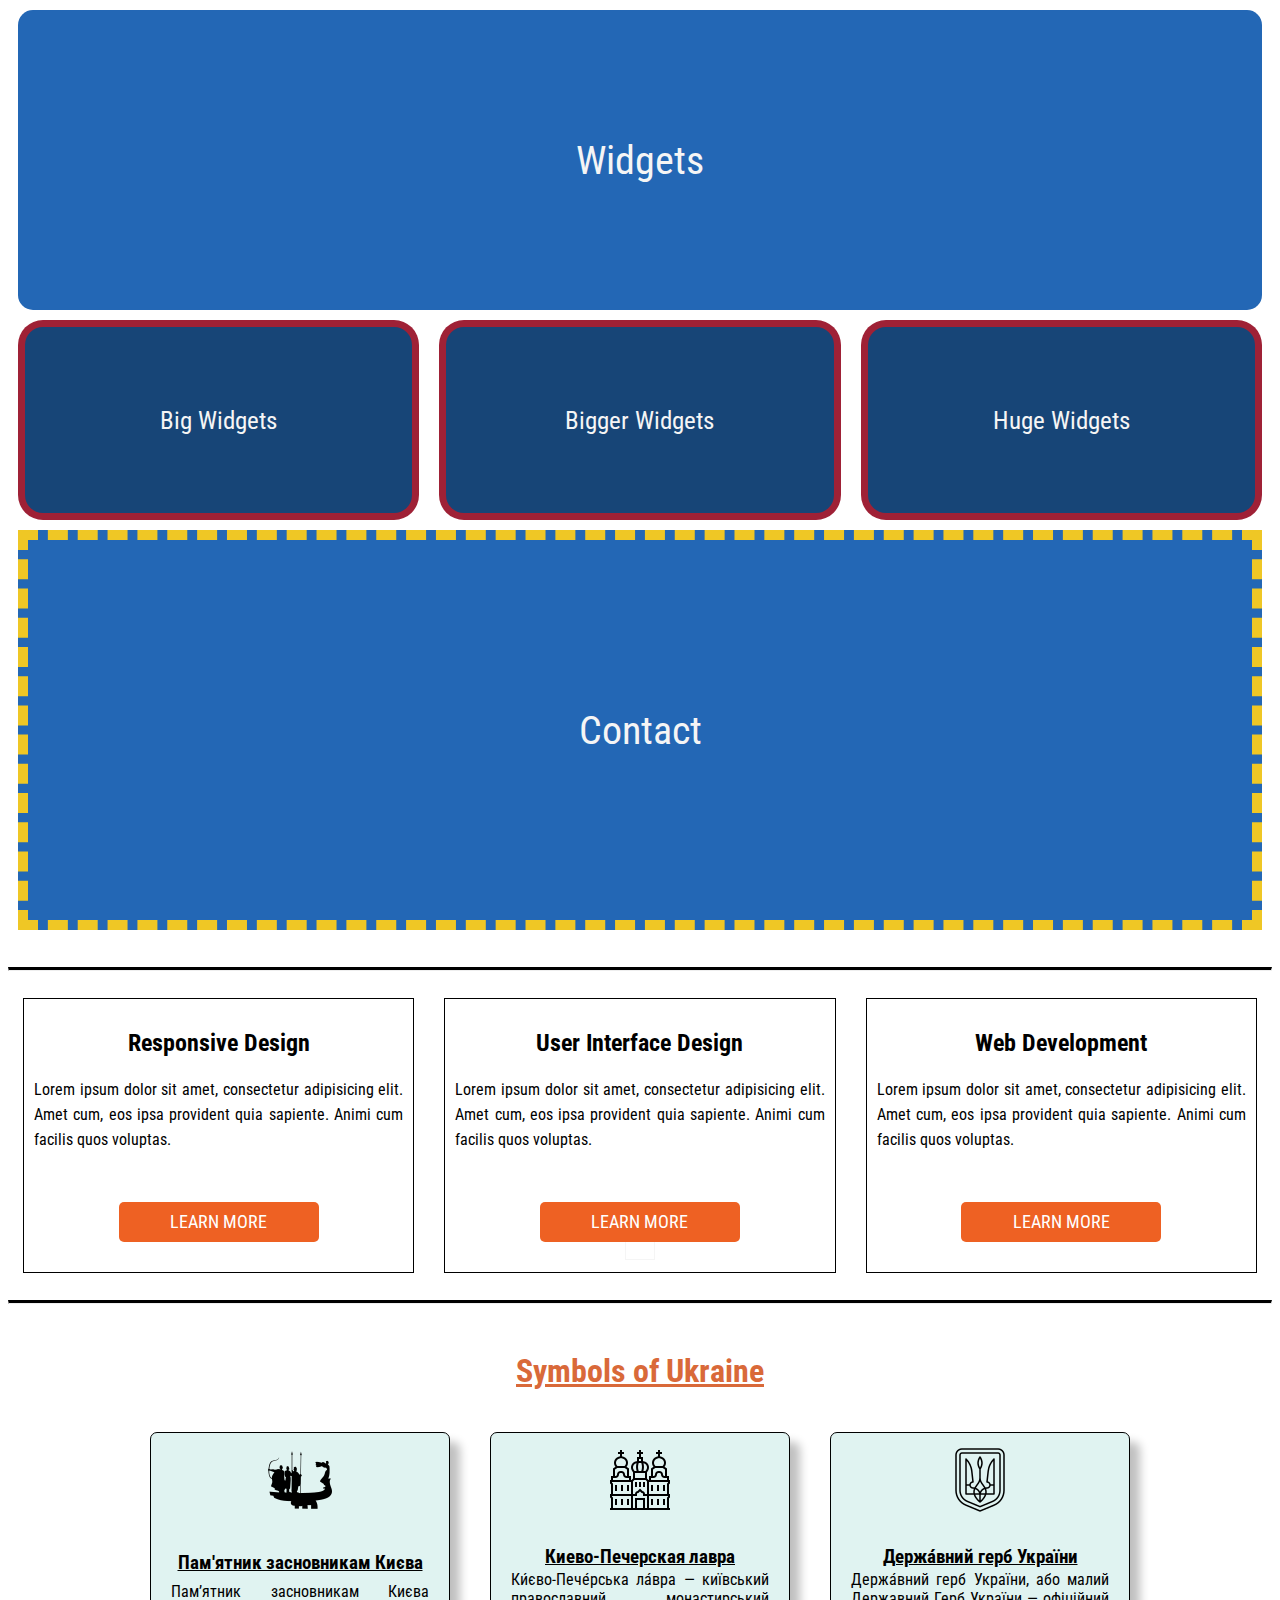
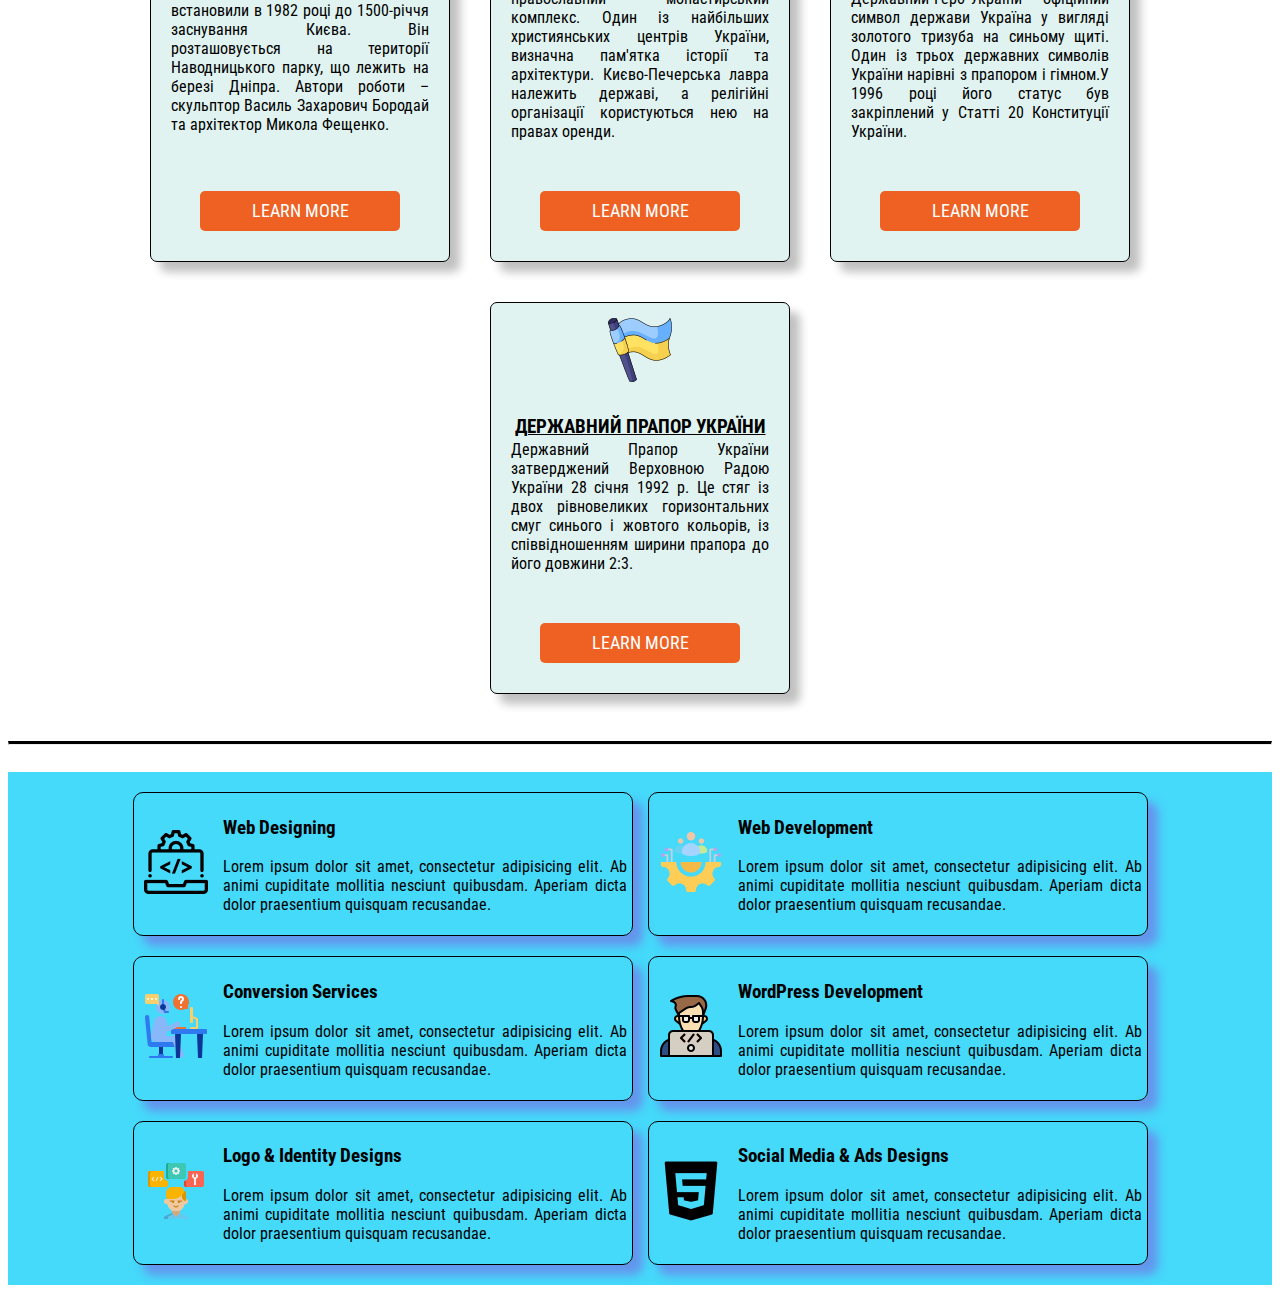
<file: Lesson#2/index.html>
<!doctype html>
<html lang="en">
<head>
    <meta charset="UTF-8">
    <meta name="viewport"
          content="width=device-width, user-scalable=no, initial-scale=1.0, maximum-scale=1.0, minimum-scale=1.0">
    <meta http-equiv="X-UA-Compatible" content="ie=edge">
    <title>Lesson 2</title>
    <link rel="stylesheet" href="styles/main.css">
</head>
<body>
<div class="head_section">
    <p class="p1">Widgets</p>
</div>
<div class="body_section">
    <div class="container">
        <p>Big Widgets</p>
    </div>
    <div class="container">
        <p>Bigger Widgets</p>
    </div>
    <div class="container">
        <p>Huge Widgets</p>
    </div>
</div>
<div class="footer_section">
    <p class="p1">Contact</p>
    <div class="arrow">
        <a href="#next"><img src="images/arrow-down.png" alt="arrow"></a>
    </div>
</div>
<br>
<hr>
<br>

<div id="next">
    <div class="card">
        <h2 class="card_title">Responsive Design</h2>
        <p class="card_text">Lorem ipsum dolor sit amet, consectetur adipisicing elit. Amet cum, eos ipsa provident quia
            sapiente. Animi
            cum facilis quos voluptas.
        </p>
        <div class="button">
            <p>Learn more</p>
            <div class="shadow">
                <span><a href="https://en.wikipedia.org/wiki/Ukraine" target="_blank">About Ukraine</a></span>
            </div>
        </div>
    </div>
    <div class="card">
        <h2 class="card_title">User Interface Design</h2>
        <p class="card_text">Lorem ipsum dolor sit amet, consectetur adipisicing elit. Amet cum, eos ipsa provident quia
            sapiente. Animi
            cum facilis quos voluptas.
        </p>
        <div class="button">
            <p>Learn more</p>
            <div class="shadow">
                <span><a href="https://en.wikipedia.org/wiki/Ukraine" target="_blank">About Ukraine</a></span>
            </div>
        </div>
    </div>
    <div class="card">
        <h2 class="card_title">Web Development</h2>
        <p class="card_text">Lorem ipsum dolor sit amet, consectetur adipisicing elit. Amet cum, eos ipsa provident quia
            sapiente. Animi
            cum facilis quos voluptas.
        </p>
        <div class="button">
            <p>Learn more</p>
            <div class="shadow">
                <span><a href="https://en.wikipedia.org/wiki/Ukraine" target="_blank">About Ukraine</a></span>
            </div>
        </div>
    </div>

</div>
<br>
<hr>
<br>

<h1 style="text-align: center;color: #d96939"><u>Symbols of Ukraine</u></h1>

<div class="wrapCard3">
    <div class="cards3">
        <img src="./images/kiev.png" alt="kiev">
        <div class="heading3">
            <h3><u>Пам'ятник засновникам Києва</u></h3>
        </div>
        <p>Пам’ятник засновникам Києва встановили в 1982 році до 1500-річчя заснування Києва. Він розташовується на
            території Наводницького парку, що лежить на березі Дніпра. Автори роботи – скульптор Василь Захарович
            Бородай та архітектор Микола Фещенко.
        </p>
        <div class="button">
            <p>Learn more</p>
            <div class="shadow">
                <span><a href="https://vandrivka.com.ua/pamyatnik-zasnovnikam-kiyeva-kiyiv/"
                         target="_blank">Докладніше</a></span>
            </div>
        </div>
    </div>
    <div class="cards3">
        <img src="./images/church.png" alt="kiev">
        <div class="heading3"><h3><u>Киево-Печерская лавра</u></h3></div>
        <p>Ки́єво-Пече́рська ла́вра — київський православний монастирський комплекс. Один із найбільших християнських
            центрів України, визначна пам'ятка історії та архітектури. Києво-Печерська лавра належить державі, а
            релігійні організації користуються нею на правах оренди.
        </p>
        <div class="button">
            <p>Learn more</p>
            <div class="shadow">
                <span><a href="https://lavra.ua/uk/"
                         target="_blank">Докладніше</a></span>
            </div>
        </div>
    </div>
    <div class="cards3">
        <img src="./images/coat-of-arms.png" alt="kiev">
        <div class="heading3"><h3><u>Держа́вний герб України</u></h3></div>
        <p>Держа́вний герб України, або малий Державний Герб України — офіційний символ держави Україна у вигляді
            золотого тризуба на синьому щиті. Один із трьох державних символів України нарівні з прапором і гімном.У
            1996 році його статус був закріплений у Статті 20 Конституції України.
        </p>
        <div class="button">
            <p>Learn more</p>
            <div class="shadow">
                <span><a
                        href="https://uk.wikipedia.org/wiki/%D0%93%D0%B5%D1%80%D0%B1_%D0%A3%D0%BA%D1%80%D0%B0%D1%97%D0%BD%D0%B8"
                        target="_blank">Докладніше</a></span>
            </div>
        </div>
    </div>
    <div class="cards3">
        <img src="./images/ukraine.png" alt="kiev">
        <div class="heading3"><h3><u>ДЕРЖАВНИЙ ПРАПОР УКРАЇНИ</u></h3></div>

        <p>Державний Прапор України затверджений Верховною Радою України 28 січня 1992 р. Це стяг із двох
            рівновеликих
            горизонтальних смуг синього і жовтого кольорів, із співвідношенням ширини прапора до його довжини 2:3.
        </p>
        <div class="button">
            <p>Learn more</p>
            <div class="shadow">
                <span><a
                        href="https://uk.wikipedia.org/wiki/%D0%9F%D1%80%D0%B0%D0%BF%D0%BE%D1%80_%D0%A3%D0%BA%D1%80%D0%B0%D1%97%D0%BD%D0%B8"
                        target="_blank">Докладніше</a></span>
            </div>
        </div>
    </div>
</div>

<br>
<hr>
<br>

<div class="wrapCard4">
    <div class="columnCard4">
        <div class="card4">
            <div class="card4Img">
                <img src="./images/1.png" alt="1">
            </div>
            <div class="card4Text">
                <h3>Web Designing</h3>
                <p>Lorem ipsum dolor sit amet, consectetur adipisicing elit. Ab animi cupiditate mollitia nesciunt
                    quibusdam. Aperiam dicta dolor praesentium quisquam recusandae.</p>
            </div>
        </div>
        <div class="card4">
            <div class="card4Img">
                <img src="./images/2.png" alt="2">
            </div>
            <div class="card4Text">
                <h3>Conversion Services</h3>
                <p>Lorem ipsum dolor sit amet, consectetur adipisicing elit. Ab animi cupiditate mollitia nesciunt
                    quibusdam. Aperiam dicta dolor praesentium quisquam recusandae.</p>
            </div>
        </div>
        <div class="card4">
            <div class="card4Img">
                <img src="./images/3.png" alt="3">
            </div>
            <div class="card4Text">
                <h3>Logo & Identity Designs</h3>
                <p>Lorem ipsum dolor sit amet, consectetur adipisicing elit. Ab animi cupiditate mollitia nesciunt
                    quibusdam. Aperiam dicta dolor praesentium quisquam recusandae.</p>
            </div>
        </div>
    </div>
    <div class="columnCard4">
        <div class="card4">
            <div class="card4Img">
                <img src="./images/4.png" alt="4">
            </div>
            <div class="card4Text">
                <h3>Web Development</h3>
                <p>Lorem ipsum dolor sit amet, consectetur adipisicing elit. Ab animi cupiditate mollitia nesciunt
                    quibusdam. Aperiam dicta dolor praesentium quisquam recusandae.</p>
            </div>
        </div>
        <div class="card4">
            <div class="card4Img">
                <img src="./images/5.png" alt="5">
            </div>
            <div class="card4Text">
                <h3>WordPress Development</h3>
                <p>Lorem ipsum dolor sit amet, consectetur adipisicing elit. Ab animi cupiditate mollitia nesciunt
                    quibusdam. Aperiam dicta dolor praesentium quisquam recusandae.</p>
            </div>
        </div>
        <div class="card4">
            <div class="card4Img">
                <img src="./images/6.png" alt="6">
            </div>
            <div class="card4Text">
                <h3>Social Media & Ads Designs</h3>
                <p>Lorem ipsum dolor sit amet, consectetur adipisicing elit. Ab animi cupiditate mollitia nesciunt
                    quibusdam. Aperiam dicta dolor praesentium quisquam recusandae.</p>
            </div>
        </div>
    </div>

</div>
</body>
</html>
</file>
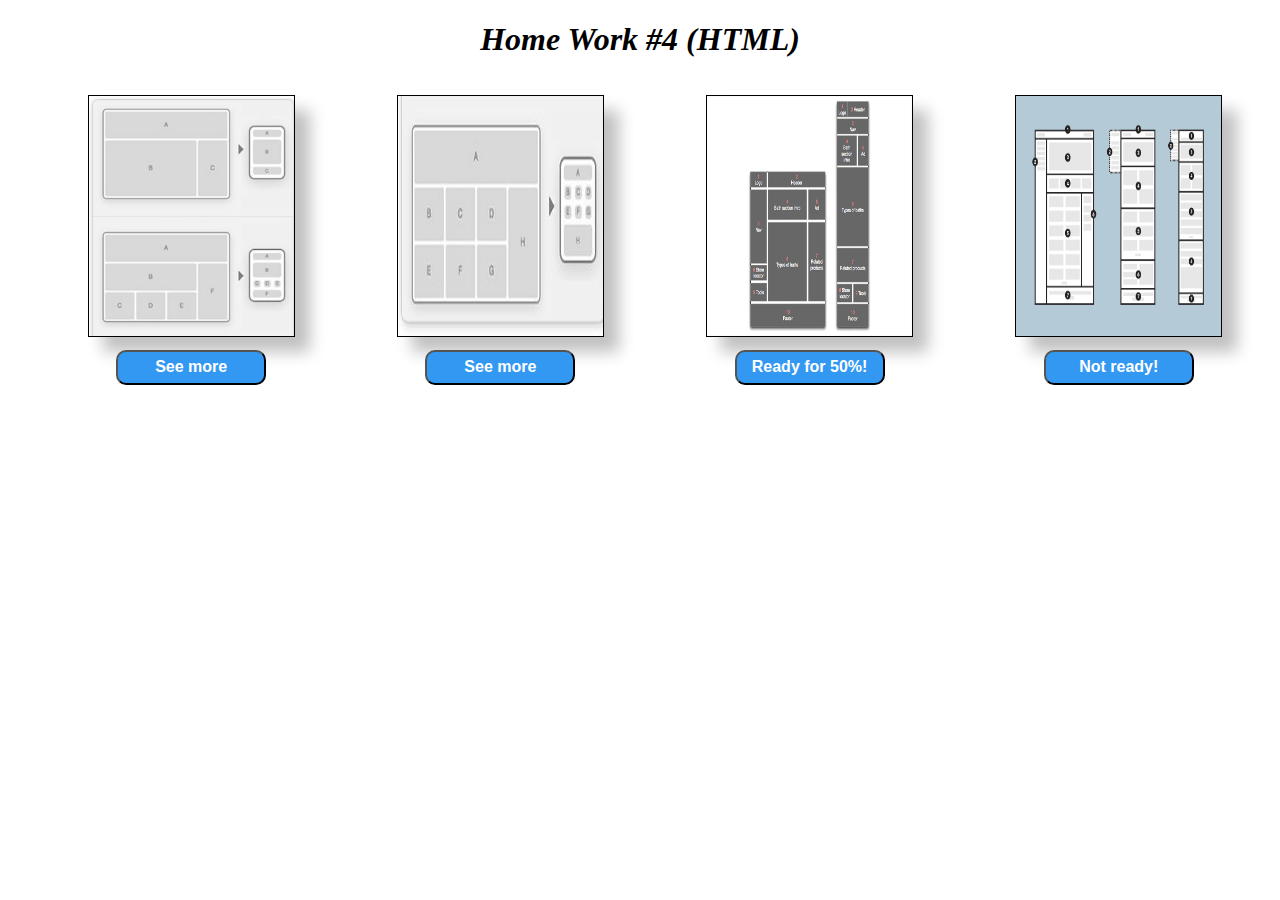
<file: Lesson#4/index.html>
<!doctype html>
<html lang="en">
<head>
    <meta charset="UTF-8">
    <meta name="viewport"
          content="width=device-width, user-scalable=no, initial-scale=1.0, maximum-scale=1.0, minimum-scale=1.0">
    <meta http-equiv="X-UA-Compatible" content="ie=edge">
    <title>Home work #4</title>

    <style>
        body{
            min-width: 400px;
            margin: 0;
            padding: 0;
            box-sizing: border-box;
        }
      .mainBox{
          height: 300px;
          width: 100%;
          display: flex;
          flex-wrap: wrap;
          justify-content: space-evenly;
          align-content: center;
          column-gap: 5px;
          padding: 15px;


      }
      .box{
          height: 100%;
          width: 20%;
          display: flex;
          flex-direction: column;
          align-items: center;
          justify-content: space-between;
          /*border: 1px solid black;*/
      }
        .section-img{
            width: 80%;
            height: 80%;
            border: 1px solid black;
            background: seagreen;
            box-shadow: 15px 15px 15px silver;


      }
      img{
          width: 100%;
          height: 100%;
      }
      h1{
          text-align: center;
      }

        button {
            width: 150px;
            height: 35px;
            background-color: #3298F2;
            font-weight: 900;
            font-size: 16px;
            color: #fff;
            position: relative;
            overflow: hidden;
            margin-bottom: 10px;
            margin-top: 10px;
            border-radius: 10px;
            text-decoration: none;
            transition: all .3s;
            cursor: pointer;

        }

        button::before {
            content: '';
            display: block;
            width: 50px;
            height: 100%;
            position: absolute;
            /*background-color: bisque;*/
            transform: skew(-25deg);
            top: 0;
            filter: blur(15px);
            left: -200px;
            background-color: #ffffff;
            animation: button 3s infinite linear;
        }

        @keyframes button {
            0% {
                left: -200px;
            }
            100% {
                left: 150%;
            }
        }

    </style>

</head>
<body>
<h1><em>Home Work #4 (HTML)</em></h1>

<div class="mainBox">
    <div class="box">
        <div class="section-img"><img src="./imageForTask/card1.png" alt=""></div>
        <div class="section_button">
            <a href="./card1/card1.html" target="_blank">
                <button>See more</button>
            </a>
        </div>
    </div>
    <div class="box">
        <div class="section-img"><img src="./imageForTask/card2.png"  alt=""></div>
        <div class="section_button">
            <a href="./card2/card2.html" target="_blank">
                <button>See more</button>
            </a>
        </div>
    </div>
    <div class="box">
        <div class="section-img"><img src="./imageForTask/card3.png"  alt=""></div>
        <div class="section_button">
            <a href="card3/img/card3.html" target="_blank">
                <button>Ready for 50%!</button>
            </a>
        </div>
    </div>
    <div class="box">
        <div class="section-img"><img src="./imageForTask/card4.png"  alt=""></div>
        <div class="section_button">
            <a href="http://jsonplaceholder.typicode.com" target="_blank">
                <button>Not ready!</button>
            </a>
        </div>
    </div>

</div>

</body>
</html>
</file>
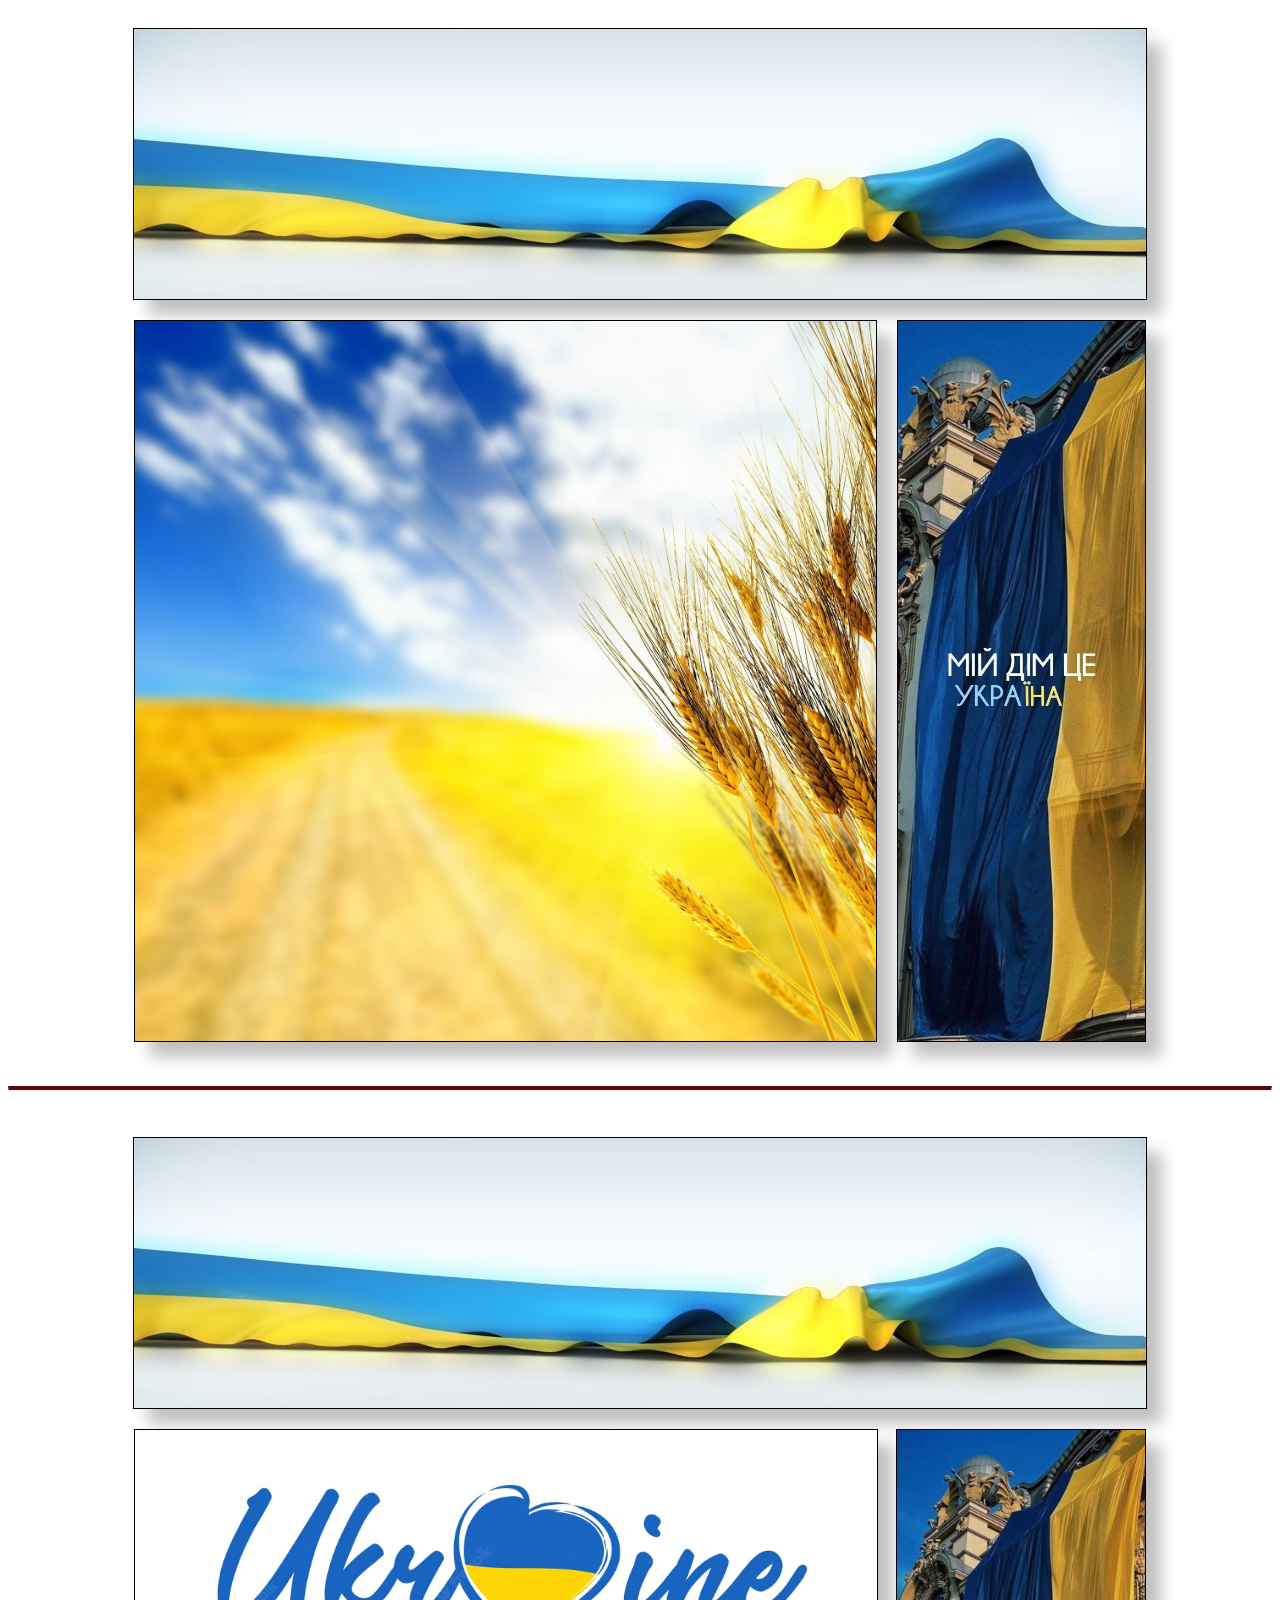
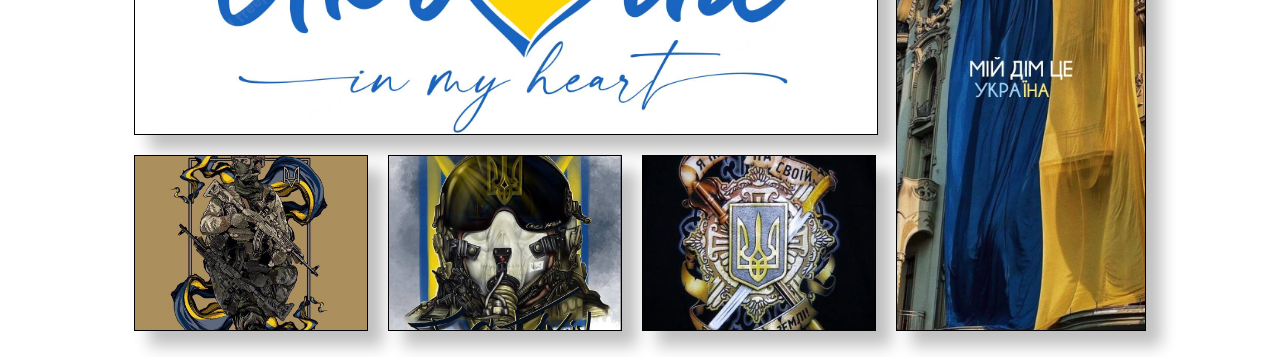
<file: Lesson#4/card1/card1.html>
<!doctype html>
<html lang="en">
<head>
    <meta charset="UTF-8">
    <meta name="viewport"
          content="width=device-width, user-scalable=no, initial-scale=1.0, maximum-scale=1.0, minimum-scale=1.0">
    <meta http-equiv="X-UA-Compatible" content="ie=edge">
    <title>Card #1</title>
    <!--    <link rel="stylesheet" href="./style/normalize.css">-->
    <link rel="stylesheet" href="style/main.css">
</head>
<body>
<div class="main_container">
    <!--    Card #1 -->
    <div class="card1">
        <div class="card1-box-top brdr bx_shadow-bg_size"></div>
        <div class="card1-box-bottom ">
            <div class="card1-big-box brdr bx_shadow-bg_size"></div>
            <div class="card1-small-box brdr bx_shadow-bg_size"></div>
        </div>
    </div>
    <br>
    <hr>
    <br>
<!--    Card #2-->
    <div class="card2">

        <div class="card2-box-top brdr bx_shadow-bg_size"></div>

        <div class="card2-box-bottom ">
            <div class="card2-big-box">
                <div class="card2-big-box-B brdr bx_shadow-bg_size"></div>
                <div class="card2-box-bottom-CDE">
                    <div class="card2-box-bottom-C brdr bx_shadow-bg_size"></div>
                    <div class="card2-box-bottom-D brdr bx_shadow-bg_size"></div>
                    <div class="card2-box-bottom-E brdr bx_shadow-bg_size"></div>
                </div>
            </div>

            <div class="card2-small-box brdr bx_shadow-bg_size"></div>
        </div>
    </div>
</div>
</body>
</html>
</file>
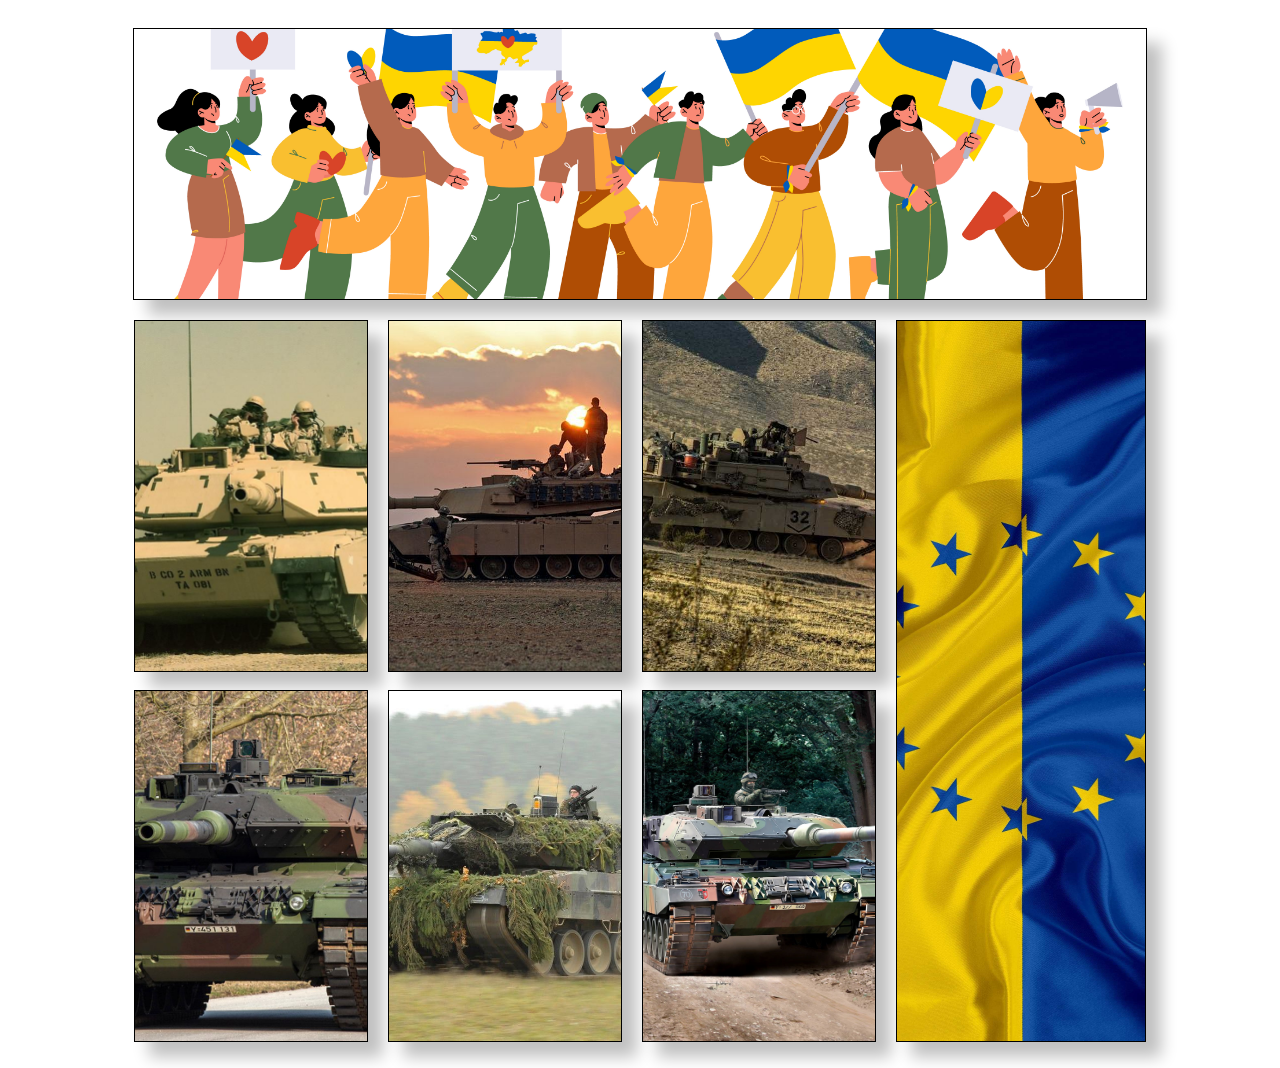
<file: Lesson#4/card2/card2.html>
<!doctype html>
<html lang="en">
<head>
    <meta charset="UTF-8">
    <meta name="viewport"
          content="width=device-width, user-scalable=no, initial-scale=1.0, maximum-scale=1.0, minimum-scale=1.0">
    <meta http-equiv="X-UA-Compatible" content="ie=edge">
    <title>Card #2</title>
    <link rel="stylesheet" href="./main.css">
</head>
<body>

<div class="general_container">
    <div class="card2">
        <div class="card2-box-top bx_shadow-bg_size brdr"></div>

        <div class="card2-box-bottom ">
            <div class="card2-big-box">
                <div class="card2-box-bottom-CDE ">
                    <div class="card2-box-bottom-A brdr bx_shadow-bg_size"></div>
                    <div class="card2-box-bottom-B brdr bx_shadow-bg_size"></div>
                    <div class="card2-box-bottom-Q brdr bx_shadow-bg_size"></div>

                </div>
                <div class="card2-box-bottom-CDE">
                    <div class="card2-box-bottom-C brdr bx_shadow-bg_size"></div>
                    <div class="card2-box-bottom-D brdr bx_shadow-bg_size"></div>
                    <div class="card2-box-bottom-E brdr bx_shadow-bg_size"></div>
                </div>
            </div>

            <div class="card2-small-box brdr bx_shadow-bg_size"></div>
        </div>

    </div>
    
    
</div>
</body>
</html>
</file>
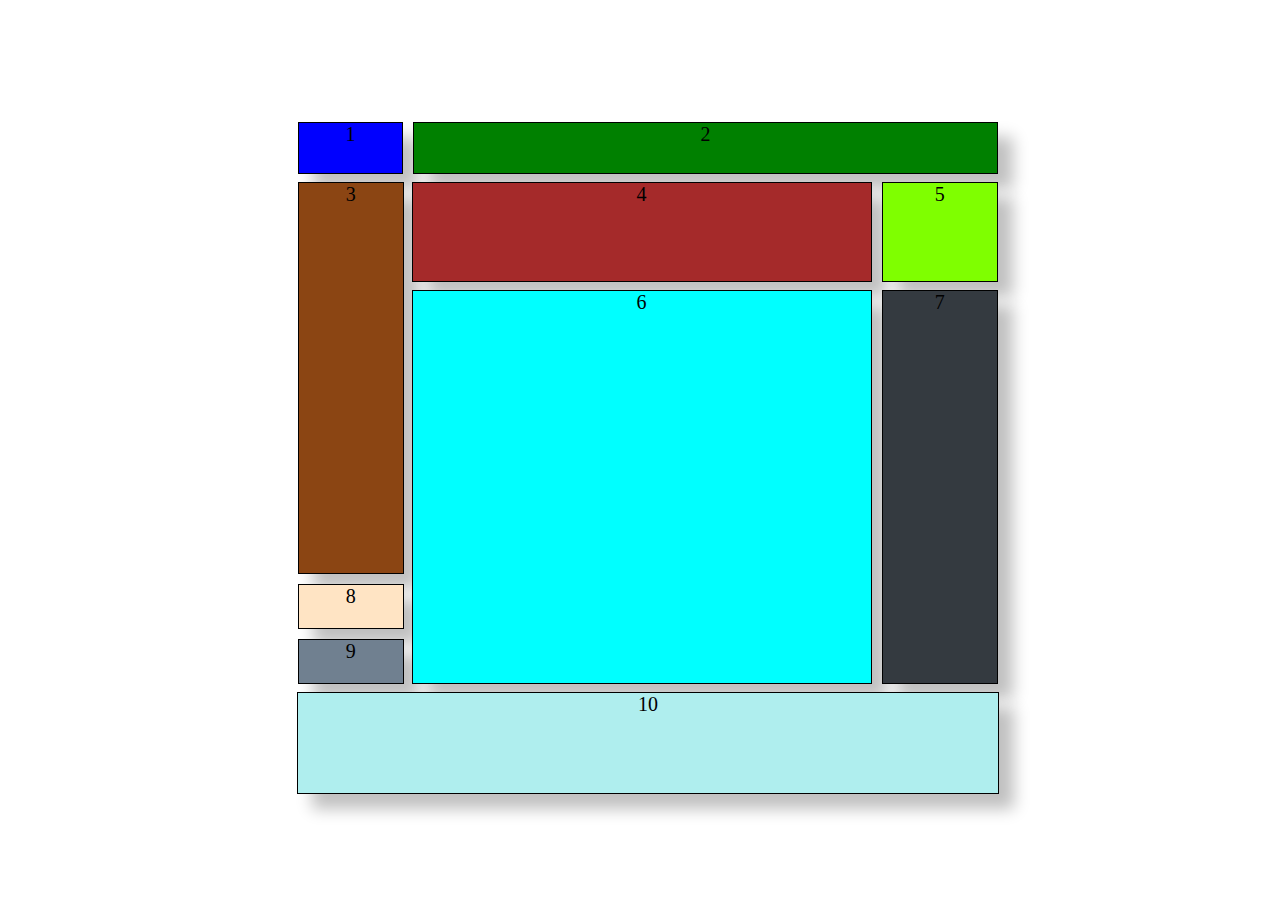
<file: Lesson#4/card3/card3.html>
<!doctype html>
<html lang="en">
<head>
    <meta charset="UTF-8">
    <meta name="viewport"
          content="width=device-width, user-scalable=no, initial-scale=1.0, maximum-scale=1.0, minimum-scale=1.0">
    <meta http-equiv="X-UA-Compatible" content="ie=edge">
    <link rel="stylesheet" href="./main.css">
    <link rel="stylesheet" href="./media.css">
    <title>Document</title>

</head>
<body>
<div class="general">
    <div class="container-1">
        <div class="box-1 txt-alg  brdr bx_shadow-bg_size">1</div>
        <div class="box-2 txt-alg brdr bx_shadow-bg_size">2</div>
    </div>
    <div class="container-2">
        <div class="containerFor-3-4-5-6-7">
            <div class="containerFor-3">
                <div class="box-3 txt-alg brdr bx_shadow-bg_size">3</div>
                <div class="containerFor-8-9">
                    <div class="box-8 txt-alg brdr bx_shadow-bg_size">8</div>
                    <div class="box-9 txt-alg brdr bx_shadow-bg_size">9</div>
                </div>
            </div>
            <div class="containerFor-4-5-6-7">
                <div class="containerFor-4-5">
                    <div class="box-4 txt-alg brdr bx_shadow-bg_size">4</div>
                    <div class="box-5 txt-alg brdr bx_shadow-bg_size">5</div>
                </div>
                <div class="containerFor-6-7">
                    <div class="box-6 txt-alg brdr bx_shadow-bg_size">6</div>
                    <div class="box-7 txt-alg brdr bx_shadow-bg_size">7</div>
                </div>
            </div>
        </div>
    </div>
    <div class="footer txt-alg brdr bx_shadow-bg_size">10</div>
</div>
</body>
</html>
</file>
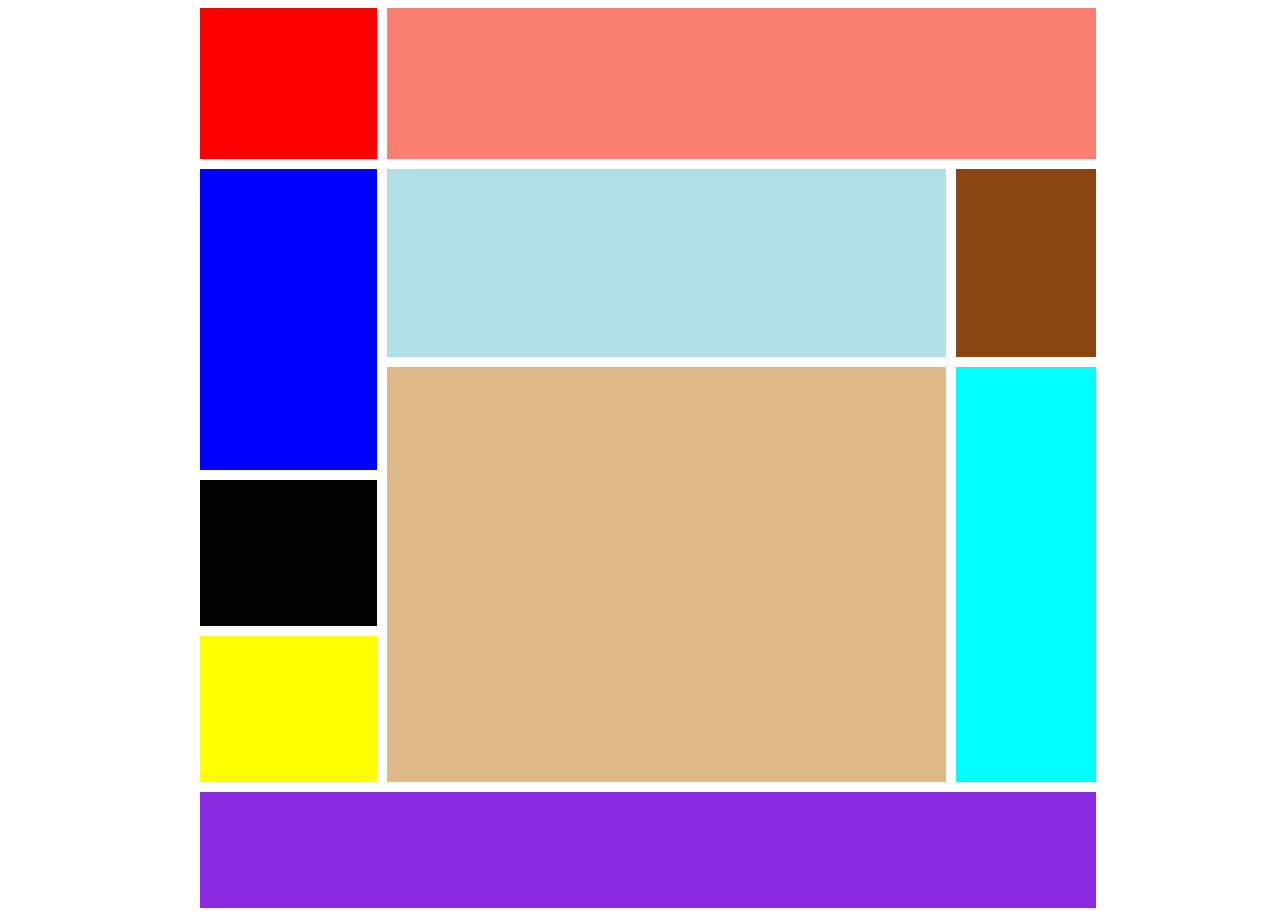
<file: Lesson#4/card3/img/card3.html>
<!doctype html>
<html lang="en">
<head>
    <meta charset="UTF-8">
    <meta name="viewport"
          content="width=device-width, user-scalable=no, initial-scale=1.0, maximum-scale=1.0, minimum-scale=1.0">
    <meta http-equiv="X-UA-Compatible" content="ie=edge">
    <title>Card #3</title>
    <link rel="stylesheet" href="main.css">

</head>
<body>

<div class="general">
    <div class="body-section">
        <div class="container1">
            <div class="box-1"></div>
            <div class="box-3"></div>
            <div class="box-8-9">
                <div class="box-8"></div>
                <div class="box-9"></div>
            </div>
        </div>
        <div class="container2">
            <div class="box-2"></div>
            <div class="box-4-5">
                <div class="box-4"></div>
                <div class="box-5"></div>
            </div>
            <div class="box-6-7">
                <div class="box-6"></div>
                <div class="box-7"></div>
            </div>
        </div>

    </div>
    <div class="bottom-section">

    </div>

</div>
</body>
</html>
</file>
<file: Lesson#2/styles/main.css>
@import url(https://fonts.googleapis.com/css?family=Roboto+Condensed);

* {
    box-sizing: border-box;
}

body {

    font-family: 'Roboto Condensed', sans-serif;
}

.head_section {
    background: #2367b5;
    height: 300px;

    display: flex;
    align-items: center;
    justify-content: center;
    margin: 10px;
    border-radius: 15px;
}

.p1 {
    font-size: 40px;
    color: #f5f5f5;
    margin: 0;

}

.body_section > .container > p {
    font-size: 25px;
    color: #f5f5f5;
    text-align: center;
}

.body_section {
    /*background: silver;*/
    display: flex;
    justify-content: space-between;
    /*margin: 0 10px;*/
}

.container {
    background: rgb(23, 69, 119);
    height: 200px;
    width: 100%;
    display: flex;
    align-items: center;
    justify-content: center;
    margin: 0 10px;
    border: rgba(255, 8, 8, 0.59) solid 7px;
    border-radius: 25px;

}

.footer_section {
    background: #2367b5;
    height: 400px;

    display: flex;
    align-items: center;
    justify-content: center;
    margin: 10px;
    border: #efc725 dashed 10px;
}

.arrow {
    width: 30px;
    height: 35px;
    position: absolute;
    bottom: -40%;
    left: 50%;
    transform: translate(-50%, 0);
    text-align: center;
}

.arrow {
    padding-top: 4px;
    border: whitesmoke solid 1px;
}

#next {
    /*background: silver;*/
    display: flex;
    justify-content: center;
    /*margin: 0 10px;*/
}

.card {
    /*background: cadetblue;*/
    height: auto;
    width: 100%;
    display: flex;
    align-items: center;
    justify-content: center;
    margin: 0 15px;
    flex-direction: column;
    border: black solid 1.5px;
    /*text-align: center;*/
    padding-bottom: 0;
}

.card_title {
    margin-top: 30px;
}

.card_text {
    text-align: justify;
    margin: 0 10px;
    line-height: 25px;
    margin-bottom: 20px;
}

.button {
    /*font-family: 'Roboto Condensed', sans-serif;*/
    margin: 30px;
    background: #ee6123;
    width: 200px;
    height: 40px;
    border-radius: 5px;
    color: #fff;
    text-align: center;
    font-size: 18px;
    text-transform: uppercase;
    line-height: 40px;
    cursor: pointer;
    position: relative;
    overflow: hidden;
}

.button p {
    margin: 0;
    position: relative;
    transition: all ease 1s;
}

.shadow {
    position: absolute;
    top: 0;
    left: 0;
    height: 40px;
    width: 0;
    background: #205081;
    overflow: hidden;
    transition: all ease 2s;
    border-radius: 5px;

}

.shadow span {
    opacity: 0;
    transition: all ease 3s;
}

.button:hover .shadow {
    width: 100%;
}

.button:hover p {
    opacity: 0;
}

.button:hover .shadow span {
    opacity: 1;
}

span > a {
    text-decoration: none;
    color: white;
}

hr {
    border-top: 3px black solid;
}

.wrapCard3 {
    flex-wrap: wrap;
    display: flex;
    justify-content: center;
    /*background: rgba(194, 153, 20, 0.38);*/
}

.cards3 {
    display: flex;
    flex-direction: column;
    background: #e0f3f1;
    width: 300px;
    align-items: center;
    justify-content: space-between;
    margin: 20px;
    border: 1px black solid;
    border-radius: 7px;
    box-shadow: 10px 10px 10px silver;
}

.cards3 > p {
    text-align: justify;
    margin: 20px;
}

.cards3 > img {
    margin-top: 15px;
    margin-bottom: 10px;
}

.heading3 {
    margin: 5px;
    height: 18px;
}

.wrapCard4 {
    background: #45d9fa;
    display: flex;
    justify-content: center;
    align-items: center;
    column-gap: 15px;
    flex-wrap: wrap;
    padding-top: 20px;
    /*padding-bottom: 20px;*/

}

.columnCard4 {
    display: flex;
    flex-direction: column;
    /*justify-content: center;*/
    /*align-items: center;*/
    width: 500px;
    row-gap: 20px;
    /*background: rgba(238, 130, 238, 0.35);*/
    padding-bottom: 20px;
}

.card4Img {
    margin: auto 10px;
}

.card4 {
    display: flex;
    border: 1px black solid;
    border-radius: 10px;
    box-shadow: 10px 10px 10px cornflowerblue;
    align-items: center;
    justify-content: center;
}
.card4Text{
    margin: 5px;
}

.card4Text > p{
    text-align: justify;
}

h3 > a{
    color: black;
    text-decoration: none;
}
</file>
<file: Lesson#4/card1/style/main.css>
body {
    box-sizing: border-box;
    min-width: 200px;
}

hr {
    border-top: 4px #600404 solid;
}

.card1, .card2 {
    /*height: 95vh;*/
    width: 100%;

    display: flex;
    flex-direction: column;
    justify-content: center;
    align-items: center;
    row-gap: 20px;
    padding-top: 20px;
    padding-bottom: 20px;
}

.card1-box-top, .card2-box-top {
    height: 30vh;
    width: 80%;

    background-image: url("../images/1641962689_13-damion-club-p-ukrainskii-fon-13.jpg");


}


.card1-box-bottom, .card2-box-bottom {
    width: 80%;
    height: 80vh;
    /*background: burlywood;*/
    display: flex;
    column-gap: 20px;
}

.card1-big-box {
    width: 75%;
    height: 100%;
    background-image: url("../images/1641962700_36-damion-club-p-ukrainskii-fon-36.jpg");

}

.card1-small-box, .card2-small-box {
    width: 25%;
    height: 100%;
    background-image: url("../images/box3.jpeg");

}

.card2-big-box {
    width: 75%;
    height: 100%;
    row-gap: 20px;
    display: flex;
    flex-direction: column;

}

.card2-big-box-B {
    width: 100%;
    height: 70%;
    background-image: url("../images/ukraine-my-heart-print-lettering-with-flag-emblem-love-symbol-ukrainian-flag-text_653528-282.webp");

}

.card2-box-bottom {
    height: 500px;
}

.card2-box-bottom-CDE {
    width: 100%;
    height: 40%;
    display: flex;
    justify-content: space-around;
    /*background: red;*/
    column-gap: 20px;
}

.card2-box-bottom-C {
    width: 35%;
    height: 100%;
    background-image: url("../images/D.jpeg");
}

.card2-box-bottom-D {
    width: 35%;
    height: 100%;
    background-image: url("../images/C.jpeg");
}

.card2-box-bottom-E {
    width: 35%;
    height: 100%;
    background-image: url("../images/E.jpeg");
}

.brdr {
    border: 1px solid black;
    /*border-radius: 15%;*/
}

.bx_shadow-bg_size {
    box-shadow: 15px 15px 15px silver;
    background-size: cover;
    background-position: center;
}

@media screen and(max-width: 767px) {
    .card1-box-top, .card2-box-top,
    .card2-small-box{
        height: 25vh;
    }

    .card1-box-bottom, .card2-box-bottom {
        flex-direction: column;
        row-gap: 20px;
    }

    .card1-big-box {
        width: 100%;
        height: 75%;
    }

    .card2-big-box-B {
        width: 100%;
        height: 100%;
    }

    .card1-small-box {
        width: 100%;
        height: 50%;
    }

    .card2-big-box, .card2-box-bottom-CDE,
    .card2-small-box {
        width: 100%;
    }
}
</file>
<file: Lesson#4/card2/main.css>
body {
    box-sizing: border-box;
    min-width: 500px;
}


.brdr {
    border: 1px solid black;
    /*border-radius: 15%;*/
}

.bx_shadow-bg_size {
    box-shadow: 15px 15px 15px silver;
    background-size: cover;
    background-position: center;
}

.card2 {
    /*height: 95vh;*/
    width: 100%;

    display: flex;
    flex-direction: column;
    justify-content: center;
    align-items: center;
    row-gap: 20px;
    padding-top: 20px;
    padding-bottom: 20px;
}

.card2-box-top {
    height: 30vh;
    width: 80%;

    background-image: url("./img/top.jpeg");
}

.card2-box-bottom {
    width: 80%;
    height: 80vh;
    /*background: burlywood;*/
    display: flex;
    column-gap: 20px;
}

.card2-big-box {
    width: 75%;
    height: 100%;
    row-gap: 20px;
    display: flex;
    flex-direction: column;

}

.card2-small-box {
    width: 25%;
    height: 100%;
    background-image: url("./img/Ukraine Wallpaper - iXpap.jpeg");

}

.card2-box-bottom-CDE {
    width: 100%;
    height:50%;
    display: flex;
    justify-content: space-around;
    /*background: red;*/
    column-gap: 20px;
}

.card2-box-bottom-A {
    width: 35%;
    height: 100%;
    background-image: url("./img/Abr1.jpeg");
}

.card2-box-bottom-B {
    width: 35%;
    height: 100%;
    background-image: url("./img/Abr2.jpeg");
}

.card2-box-bottom-Q {
    width: 35%;
    height: 100%;
    background-image: url("./img/Abr3.jpeg");
}
.card2-box-bottom-C {
    width: 35%;
    height: 100%;
    background-image: url("./img/Leo1.jpeg");
}

.card2-box-bottom-D {
    width: 35%;
    height: 100%;
    background-image: url("./img/Leo2.jpeg");
}

.card2-box-bottom-E {
    width: 35%;
    height: 100%;
    background-image: url("./img/Leo3.jpeg");
}

@media screen and (max-width: 767px) {

   .card2-box-bottom{
       flex-direction: column;
       align-items: center;
       width: 80%;
       row-gap: 20px;
   }
    .card2-big-box{
        width: 100%;

    }
    .card2-small-box{
        width: 100%;
        height: 30vh;
    }
}
</file>
<file: Lesson#4/card3/main.css>
.general {
    width: 100vw;
    height: 100vh;
    /*background: silver;*/
    display: flex;
    flex-direction: column;
    justify-content: center;
    align-items: center;
    row-gap: 10px;
}

.container-1 {
    width: 700px;
    height: 50px;
    display: flex;
    /*justify-content: center;*/
    /*align-items: center;*/
    column-gap: 10px;
    /*background: cornflowerblue;*/
}

.box-1 {
    width: 15%;
    height: 100%;
    background: blue;
}

.box-2 {
    width: 85%;
    height: 100%;
    background: green;
}

.container-2 {
    width: 700px;
    height: 500px;
    /*background: yellow;*/
}

.containerFor-3 {
    width: 15%;
    height: 390px;
    margin-bottom: 10px;

}

.box-3 {
    width: 100%;
    height: 100%;
    background: saddlebrown;
}

.containerFor-3-4-5-6-7 {
    width: 100%;
    height: 500px;
    display: flex;
    column-gap: 10px;
}

.containerFor-4-5-6-7 {
    width: 85%;
    height: 100%;
    /*background: #000;*/
    display: flex;
    flex-direction: column;
    row-gap: 10px;
}

.containerFor-4-5 {
    width: 100%;
    height: 20%;
    display: flex;
    column-gap: 10px;
}

.box-4 {
    width: 80%;
    height: 100%;
    background: brown;
}

.box-5 {
    width: 20%;
    height: 100%;
    background: chartreuse;
}

.containerFor-6-7 {
    width: 100%;
    height: 80%;
    display: flex;
    column-gap: 10px;
}

.box-6 {
    width: 80%;
    height: 100%;
    background: aqua;
}

.box-7 {
    width: 20%;
    height: 100%;
    background: #343a40;
}

.containerFor-8-9 {
    width: 100%;
    height: 100px;
    display: flex;
    flex-direction: column;
    row-gap: 10px;
    margin-top: 10px;

}

.box-8 {
    width: 100%;
    height: 50%;
    background: bisque;
}

.box-9 {
    width: 100%;
    height: 50%;
    background: slategray;
}

.footer {
    width: 700px;
    height: 100px;
    background: paleturquoise;
    /*border: 1px solid black;*/

}

.txt-alg {
    text-align: center;
    font-size: 20px;
}

.brdr {
    border: 1px solid black;
    /*border-radius: 15%;*/
}

.bx_shadow-bg_size {
    box-shadow: 15px 15px 15px silver;
    background-size: cover;
    background-position: center;
}
</file>
<file: Lesson#4/card3/media.css>
@media screen and (max-width: 450px) {
    .container-1 {
        width: 100%;
        height: 50px;
    }
}
</file>
<file: Lesson#4/card3/img/main.css>
body {
    box-sizing: border-box;
    min-width: 600px;
}

.brdr {
    border: 1px solid black;
    /*border-radius: 15%;*/
}

.bx_shadow-bg_size {
    box-shadow: 15px 15px 15px silver;
    background-size: cover;
    background-position: center;
}
.general{
    width: 100vw;
    height: 100vh;
    display: flex;
    justify-content: center;
    flex-direction: column;
    align-items: center;
}
.body-section {
    /*background: silver;*/
    width: 70%;
    height: 100vh;
    display: flex;
    justify-content: center;
    align-items: center;
    column-gap: 10px;
}

.container1 {
    width: 20%;
    height: 100%;
    display: flex;
    flex-direction: column;
    align-items: center;
    justify-content: space-between;
    row-gap: 10px;
    /*border: 2px solid blue;*/
    /*background: linear-gradient(125deg, green, yellow);*/
}

.container2 {
    width: 80%;
    height: 100%;
    display: flex;
    flex-direction: column;
    align-items: center;
    justify-content: space-between;
    row-gap: 10px;
    /*border: 2px solid blue;*/
    /*background: linear-gradient(125deg, red, blue);*/
}

.box-1 {
    width: 100%;
    height: 20%;
    background: red;
}

.box-3 {
    height: 40%;
    width: 100%;
    background: blue;
}

.box-8-9 {
    display: flex;
    flex-direction: column;
    width: 100%;
    height: 40%;
    row-gap: 10px;
}

.box-8 {
    width: 100%;
    height: 50%;
    background: black;
}

.box-9 {
    width: 100%;
    height: 50%;
    background: yellow;
}

.bottom-section {
    margin-top: 10px;
    width: 70%;
    height: 15%;
    background: blueviolet;
}

.box-2 {
    width: 100%;
    height: 20%;
    background: salmon;
}

.box-4-5 {
    width: 100%;
    height: 25%;
    display: flex;
    justify-content: space-evenly;
    column-gap: 10px;
}

.box-4 {
    background: powderblue;
    width: 80%;
    height: 100%;
}

.box-5 {
    background: saddlebrown;
    width: 20%;
    height: 100%;
}

.box-6-7 {
    width: 100%;
    height: 55%;
    display: flex;
    justify-content: space-evenly;
    column-gap: 10px;
}

.box-6 {
    background: burlywood;
    width: 80%;
    height: 100%;
}

.box-7 {
    background: aqua;
    width: 20%;
    height: 100%;
}
</file>
